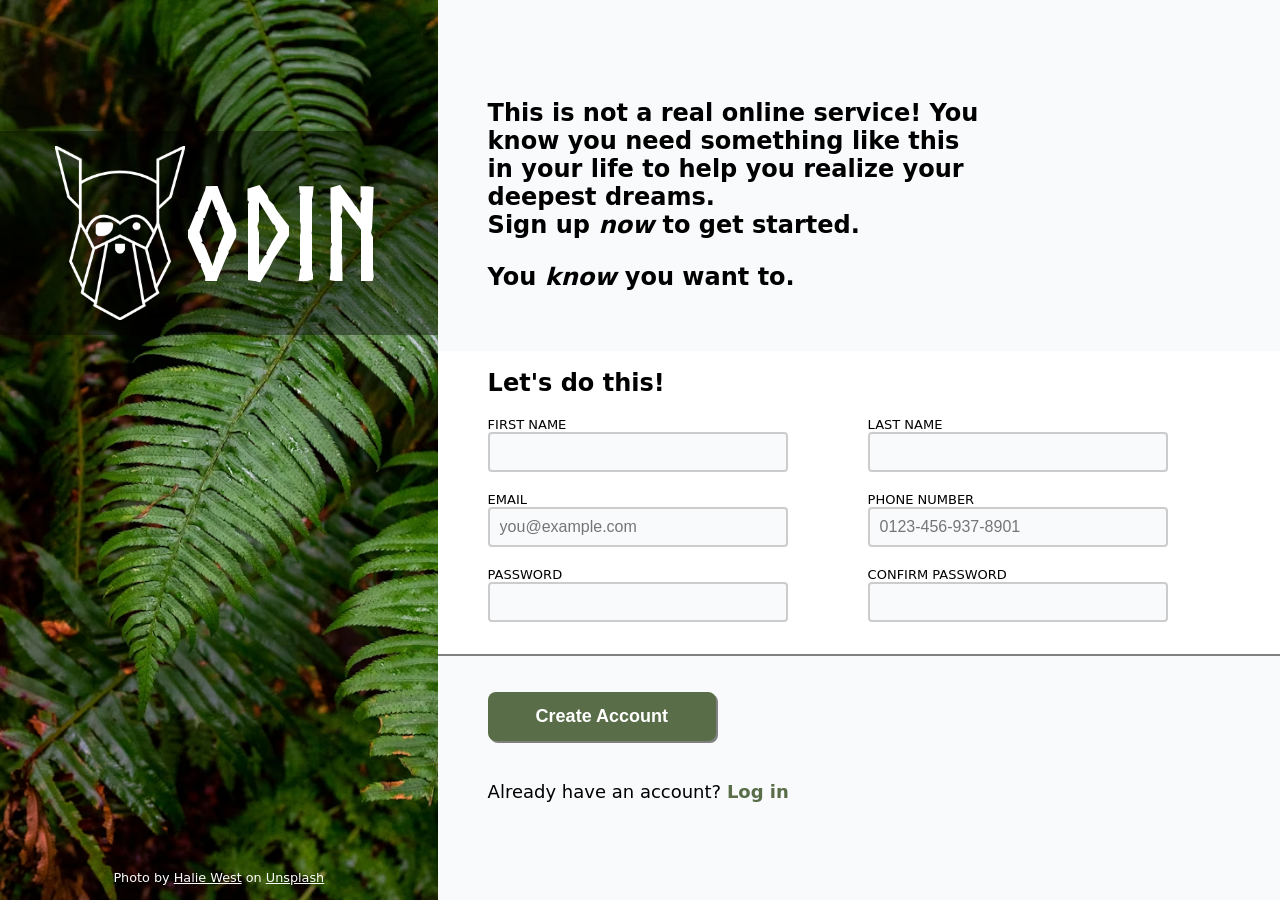
<file: index.html>
<!DOCTYPE html>
<html lang="en">

<head>
  <meta charset="UTF-8">
  <meta name="viewport" content="width=device-width, initial-scale=1.0">
  <link rel="preload" href="./assets/fonts/norse/Norse-Bold.woff2" as="font" type="font/woff2" crossorigin>
  <link rel="stylesheet" href="./style.css">
  <title>Sign-up Form</title>
</head>

<body>
  <div class="main-wrapper">

    <div class="left-wrapper">
      <div class="left-upper-wrapper">
        <div class="odin-wrapper">
          <img class="odin-lined" src="./assets/images/odin-lined.png" alt="The Odin Project Logo">
          <h1 class="odin-text">ODIN</h1>
        </div>
      </div>
      <div class="left-bottom-wrapper">
        <div class="img-credit-creator">
          <p>Photo by <a href="https://unsplash.com/@haliewestphoto">Halie West</a> on <a href="https://unsplash.com/">Unsplash</a></p>
        </div>
      </div>
    </div>

    <div class="right-wrapper">
      <div class="form-intro">
        <p>This is not a real online service! You know you need something like this in your life to help you realize your deepest dreams.</p>
        <p>Sign up <em>now</em> to get started.</p>
        <p>You <em>know</em> you want to.</p>
      </div>

      <div class="form-wrapper">
        <h3>Let's do this!</h3>
        <form action="#" method="get">
          <div class="fields-wrapper">
            <div class="left-field">
              <div class="input-field">
                <label for="first_name">FIRST NAME</label>
                <input type="text" name="first_name" id="first_name" minlength="2" required>
              </div>
              <div class="input-field">
                <label for="email">EMAIL</label>
                <input type="email" name="email" id="email" placeholder="you@example.com" minlength="3" maxlength="64" required>
              </div>
              <div class="input-field">
                <label for="password">PASSWORD</label>
                <input type="password" name="password" id="password" minlength="8" maxlength="32" required>
              </div>
            </div>
            <div class="right-field">
              <div class="input-field">
                <label for="last_name">LAST NAME</label>
                <input type="text" name="last_name" id="last_name" minlength="2" maxlength="32" required>
              </div>
              <div class="input-field">
                <label for="phone">PHONE NUMBER</label>
                <input type="tel" name="phone" id="phone" pattern="[0-9]{4}-[0-9]{3}-[0-9]{3}-[0-9]{4}" placeholder="0123-456-937-8901" required>
              </div>
              <div class="input-field">
                <label for="password_confirm">CONFIRM PASSWORD</label>
                <input type="password" name="password_confirm" id="password_confirm" required>
              </div>  
            </div>
          </div>
            <div class="btn-div">
              <button class="create-account" type="submit">Create Account</button>
            </div>
        </form>
      </div>
      <div class="account-login">
        <p>Already have an account? <span><a href="#">Log in</a></span></p>
      </div>
    </div>

  </div>
</body>
</html>
</file>
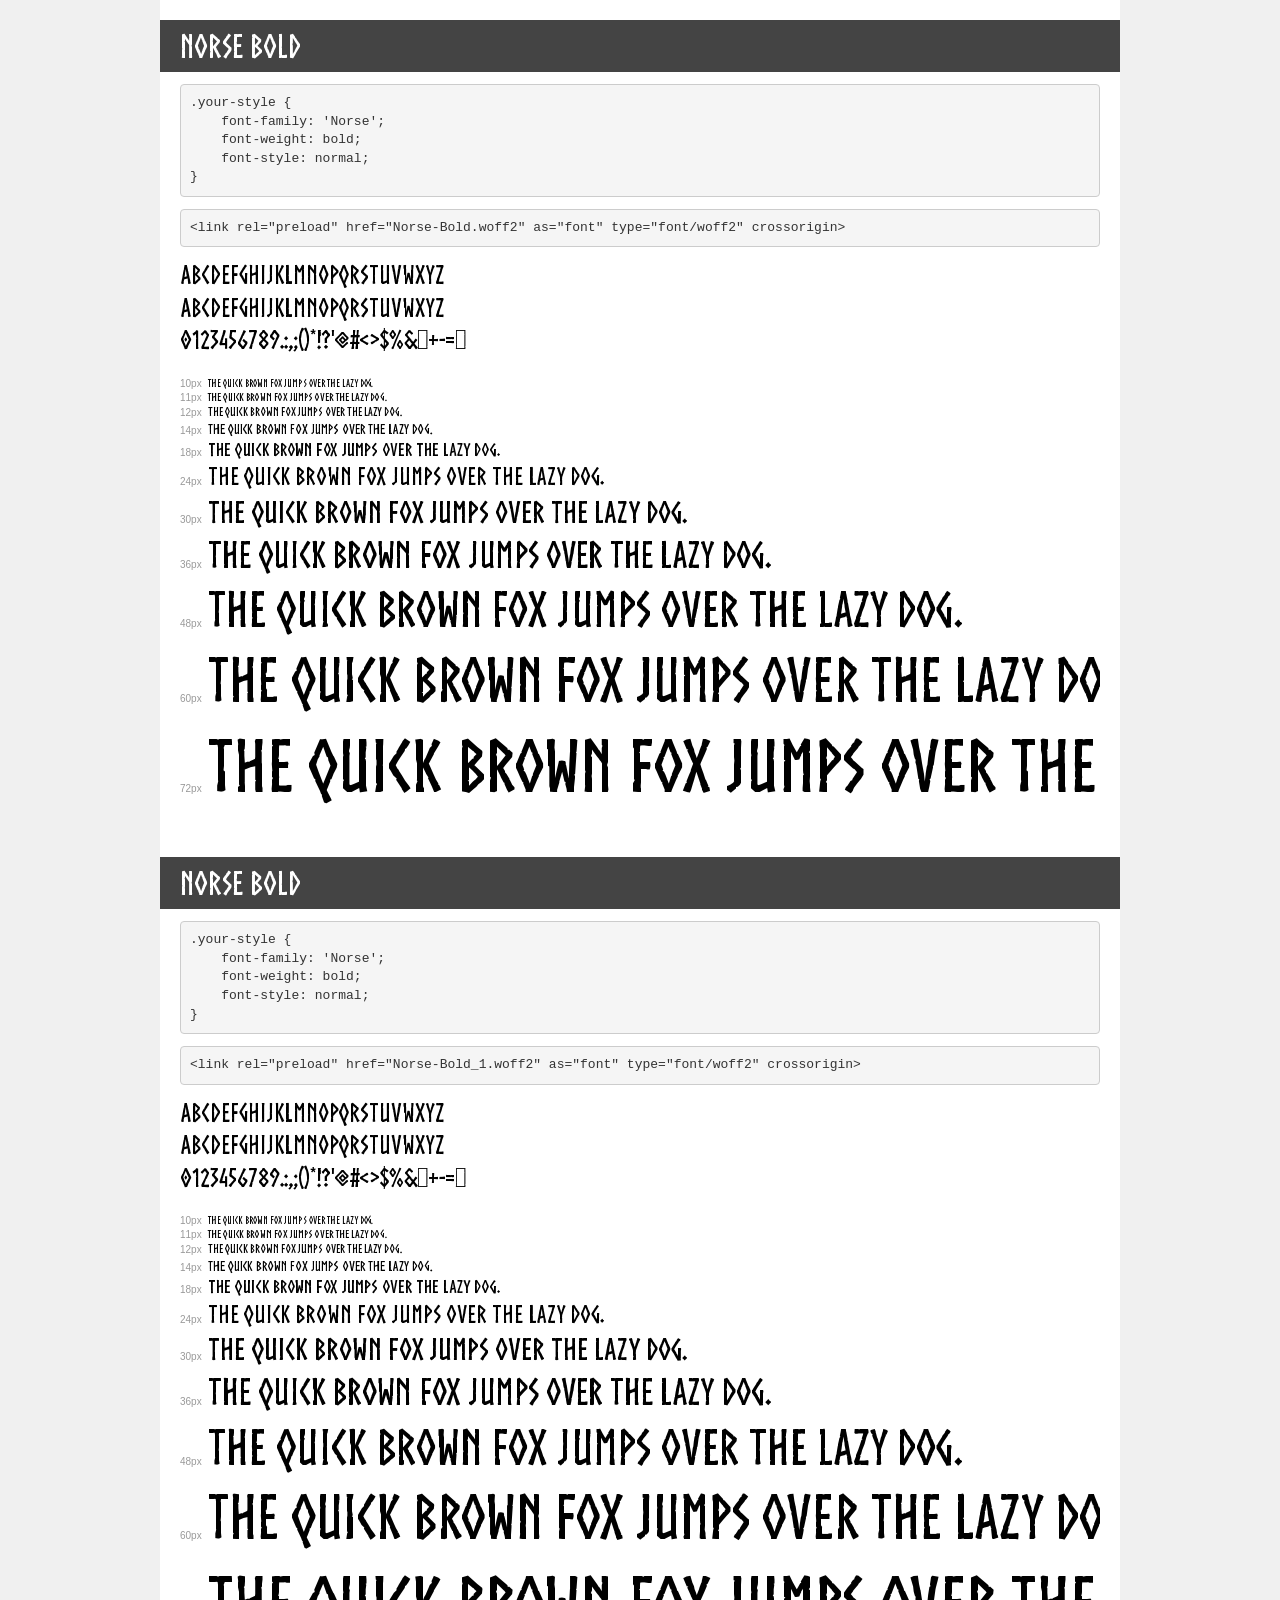
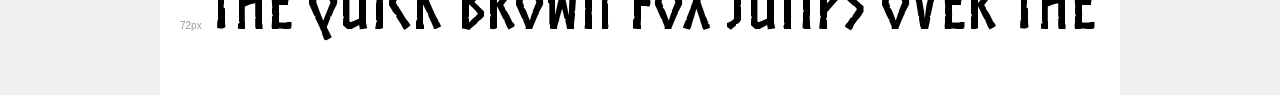
<file: assets/fonts/norse/demo.html>
<!DOCTYPE html>
<html lang="en">
<head>
    <meta charset="utf-8">
    <meta http-equiv="X-UA-Compatible" content="IE=edge">
    <meta name="viewport" content="width=device-width, initial-scale=1">
    <meta name="robots" content="noindex, noarchive">
    <meta name="format-detection" content="telephone=no">
    <title>Transfonter demo</title>
    <link href="stylesheet.css" rel="stylesheet">
    <style>
        /*
        http://meyerweb.com/eric/tools/css/reset/
        v2.0 | 20110126
        License: none (public domain)
        */
        html, body, div, span, applet, object, iframe,
        h1, h2, h3, h4, h5, h6, p, blockquote, pre,
        a, abbr, acronym, address, big, cite, code,
        del, dfn, em, img, ins, kbd, q, s, samp,
        small, strike, strong, sub, sup, tt, var,
        b, u, i, center,
        dl, dt, dd, ol, ul, li,
        fieldset, form, label, legend,
        table, caption, tbody, tfoot, thead, tr, th, td,
        article, aside, canvas, details, embed,
        figure, figcaption, footer, header, hgroup,
        menu, nav, output, ruby, section, summary,
        time, mark, audio, video {
            margin: 0;
            padding: 0;
            border: 0;
            font-size: 100%;
            font: inherit;
            vertical-align: baseline;
        }
        /* HTML5 display-role reset for older browsers */
        article, aside, details, figcaption, figure,
        footer, header, hgroup, menu, nav, section {
            display: block;
        }
        body {
            line-height: 1;
        }
        ol, ul {
            list-style: none;
        }
        blockquote, q {
            quotes: none;
        }
        blockquote:before, blockquote:after,
        q:before, q:after {
            content: '';
            content: none;
        }
        table {
            border-collapse: collapse;
            border-spacing: 0;
        }
        /* demo styles */
        body {
            background: #f0f0f0;
            color: #000;
        }
        .page {
            background: #fff;
            width: 920px;
            margin: 0 auto;
            padding: 20px 20px 0 20px;
            overflow: hidden;
        }
        .font-container {
            overflow-x: auto;
            overflow-y: hidden;
            margin-bottom: 40px;
            line-height: 1.3;
            white-space: nowrap;
            padding-bottom: 5px;
        }
        h1 {
            position: relative;
            background: #444;
            font-size: 32px;
            color: #fff;
            padding: 10px 20px;
            margin: 0 -20px 12px -20px;
        }
        .letters {
            font-size: 25px;
            margin-bottom: 20px;
        }
        .s10:before {
            content: '10px';
        }
        .s11:before {
            content: '11px';
        }
        .s12:before {
            content: '12px';
        }
        .s14:before {
            content: '14px';
        }
        .s18:before {
            content: '18px';
        }
        .s24:before {
            content: '24px';
        }
        .s30:before {
            content: '30px';
        }
        .s36:before {
            content: '36px';
        }
        .s48:before {
            content: '48px';
        }
        .s60:before {
            content: '60px';
        }
        .s72:before {
            content: '72px';
        }
        .s10:before, .s11:before, .s12:before, .s14:before,
        .s18:before, .s24:before, .s30:before, .s36:before,
        .s48:before, .s60:before, .s72:before {
            font-family: Arial, sans-serif;
            font-size: 10px;
            font-weight: normal;
            font-style: normal;
            color: #999;
            padding-right: 6px;
        }
        pre {
            display: block;
            padding: 9px;
            margin: 0 0 12px;
            font-family: Monaco, Menlo, Consolas, "Courier New", monospace;
            font-size: 13px;
            line-height: 1.428571429;
            color: #333;
            font-weight: normal;
            font-style: normal;
            background-color: #f5f5f5;
            border: 1px solid #ccc;
            overflow-x: auto;
            border-radius: 4px;
        }
        /* responsive */
        @media (max-width: 959px) {
            .page {
                width: auto;
                margin: 0;
            }
        }
    </style>
</head>
<body>
<div class="page">
    <div class="demo">
        <h1 style="font-family: 'Norse'; font-weight: bold; font-style: normal;">Norse Bold</h1>
        <pre title="Usage">.your-style {
    font-family: 'Norse';
    font-weight: bold;
    font-style: normal;
}</pre>
        <pre title="Preload (optional)">
&lt;link rel=&quot;preload&quot; href=&quot;Norse-Bold.woff2&quot; as=&quot;font&quot; type=&quot;font/woff2&quot; crossorigin&gt;</pre>
        <div class="font-container" style="font-family: 'Norse'; font-weight: bold; font-style: normal;">
            <p class="letters">
                abcdefghijklmnopqrstuvwxyz<br>
ABCDEFGHIJKLMNOPQRSTUVWXYZ<br>
                0123456789.:,;()*!?'@#&lt;&gt;$%&^+-=~
            </p>
            <p class="s10" style="font-size: 10px;">The quick brown fox jumps over the lazy dog.</p>
            <p class="s11" style="font-size: 11px;">The quick brown fox jumps over the lazy dog.</p>
            <p class="s12" style="font-size: 12px;">The quick brown fox jumps over the lazy dog.</p>
            <p class="s14" style="font-size: 14px;">The quick brown fox jumps over the lazy dog.</p>
            <p class="s18" style="font-size: 18px;">The quick brown fox jumps over the lazy dog.</p>
            <p class="s24" style="font-size: 24px;">The quick brown fox jumps over the lazy dog.</p>
            <p class="s30" style="font-size: 30px;">The quick brown fox jumps over the lazy dog.</p>
            <p class="s36" style="font-size: 36px;">The quick brown fox jumps over the lazy dog.</p>
            <p class="s48" style="font-size: 48px;">The quick brown fox jumps over the lazy dog.</p>
            <p class="s60" style="font-size: 60px;">The quick brown fox jumps over the lazy dog.</p>
            <p class="s72" style="font-size: 72px;">The quick brown fox jumps over the lazy dog.</p>
        </div>
    </div>

    <div class="demo">
        <h1 style="font-family: 'Norse'; font-weight: bold; font-style: normal;">Norse Bold</h1>
        <pre title="Usage">.your-style {
    font-family: 'Norse';
    font-weight: bold;
    font-style: normal;
}</pre>
        <pre title="Preload (optional)">
&lt;link rel=&quot;preload&quot; href=&quot;Norse-Bold_1.woff2&quot; as=&quot;font&quot; type=&quot;font/woff2&quot; crossorigin&gt;</pre>
        <div class="font-container" style="font-family: 'Norse'; font-weight: bold; font-style: normal;">
            <p class="letters">
                abcdefghijklmnopqrstuvwxyz<br>
ABCDEFGHIJKLMNOPQRSTUVWXYZ<br>
                0123456789.:,;()*!?'@#&lt;&gt;$%&^+-=~
            </p>
            <p class="s10" style="font-size: 10px;">The quick brown fox jumps over the lazy dog.</p>
            <p class="s11" style="font-size: 11px;">The quick brown fox jumps over the lazy dog.</p>
            <p class="s12" style="font-size: 12px;">The quick brown fox jumps over the lazy dog.</p>
            <p class="s14" style="font-size: 14px;">The quick brown fox jumps over the lazy dog.</p>
            <p class="s18" style="font-size: 18px;">The quick brown fox jumps over the lazy dog.</p>
            <p class="s24" style="font-size: 24px;">The quick brown fox jumps over the lazy dog.</p>
            <p class="s30" style="font-size: 30px;">The quick brown fox jumps over the lazy dog.</p>
            <p class="s36" style="font-size: 36px;">The quick brown fox jumps over the lazy dog.</p>
            <p class="s48" style="font-size: 48px;">The quick brown fox jumps over the lazy dog.</p>
            <p class="s60" style="font-size: 60px;">The quick brown fox jumps over the lazy dog.</p>
            <p class="s72" style="font-size: 72px;">The quick brown fox jumps over the lazy dog.</p>
        </div>
    </div>

</div>
</body>
</html>
</file>
<file: style.css>
@font-face {
    font-family: 'Norse';
    src: url('./assets/fonts/norse/Norse-Bold.woff2') format('woff2');
    font-weight: bold;
    font-style: normal;
    font-display: swap;
}

* {
    margin: 0;
    padding: 0;
    box-sizing: border-box;
}

body {
  font-family: system-ui, "Segoe UI", Roboto, Helvetica, Arial, sans-serif, "Apple Color Emoji", "Segoe UI Emoji", "Segoe UI Symbol";
}

.main-wrapper {
  display: flex;
  height: 100vh;
}

.left-wrapper {
  background-image: url(./assets/images/sign-up-form-background.avif);
  background-size: cover;
  color: white;
  width: 40vw;
  display: flex;
  flex-direction: column;
  justify-content: space-between;
}

.odin-lined {
  width: 130px;
}

.odin-text {
  font-family: 'Norse';
  font-weight: bold;
  font-style: normal;
  font-size: 8rem;
}

.odin-wrapper {
  margin-top: 30%;
  padding: 15px;
  width: 100%;
  display: flex;
  align-items: center;
  justify-content: center;
  background-color: rgba(0, 0, 0, 0.4); /* ~50% transparent black */
}

.right-wrapper {
  display: flex;
  flex-direction: column;
  justify-content: center;
  background-color: #F9FAFB;
  width: 77vw;
}

.form-intro {
  margin-left: 50px;
  margin-right: 300px;
  margin-bottom: 60px;
  font-size: 24px;
  font-weight: bold;
}

.form-intro :last-child {
  margin-top: 24px;
}

.btn-div {
  background-color: #F9FAFB;
  box-shadow: inset 0px 2px gray;
}

.fields-wrapper {
  display: flex;
  padding-bottom: 32px;
  
}

.form-wrapper {
  background-color: white;
}

.form-wrapper > h3 {
  margin-top: 8px;
  padding-left: 50px;
  padding-top: 10px;
  font-size: 24px;
  font-weight: bold;
}

.form-wrapper + div {
  margin-top: 40px;
  margin-left: 50px;
}

.input-field {
  display: flex;
  flex-direction: column;
  margin-top: 20px;

}

.right-field {
  margin-left: 80px;
}

form > div {
  padding-left: 50px;
}

.img-credit-creator {
  text-align: center;
  font-weight: lighter;
  margin-bottom: 15px;
  font-size: 0.8rem;
}

.img-credit-creator a {
  color: white;
}

label {
  font-size: 13px;
  font-weight: 500;
}

input {
  font-size: 16px;
  border-radius: 4px;
  height: 40px;
  width: 300px;
  padding: 10px;
  background-color: #F9FAFB;
  border: 2px solid #ccc;
  transition: border-color 0.2s;
}

input:user-invalid {
  border-color: red;
}

input:user-valid {
  border-color: blue;
}


button {
  margin-top: 38px;
  font-size: 18px;
  font-weight: bold;
  padding: 14px 48px;
  background-color: #596D48;
  color: white;
  border: none;
  border-radius: 8px;
  box-shadow: 2px 2px gray;
  outline: none;
}

.account-login {
  font-size: 18px;
}

.account-login p {
  font-weight: 500;
}

.account-login a {
  color: #596D48;
  font-weight: bold;
  text-decoration: none;
}
</file>
<file: assets/fonts/norse/stylesheet.css>
@font-face {
    font-family: 'Norse';
    src: url('Norse-Bold.woff2') format('woff2');
    font-weight: bold;
    font-style: normal;
    font-display: swap;
}

@font-face {
    font-family: 'Norse';
    src: url('Norse-Bold_1.woff2') format('woff2');
    font-weight: bold;
    font-style: normal;
    font-display: swap;
}
</file>
